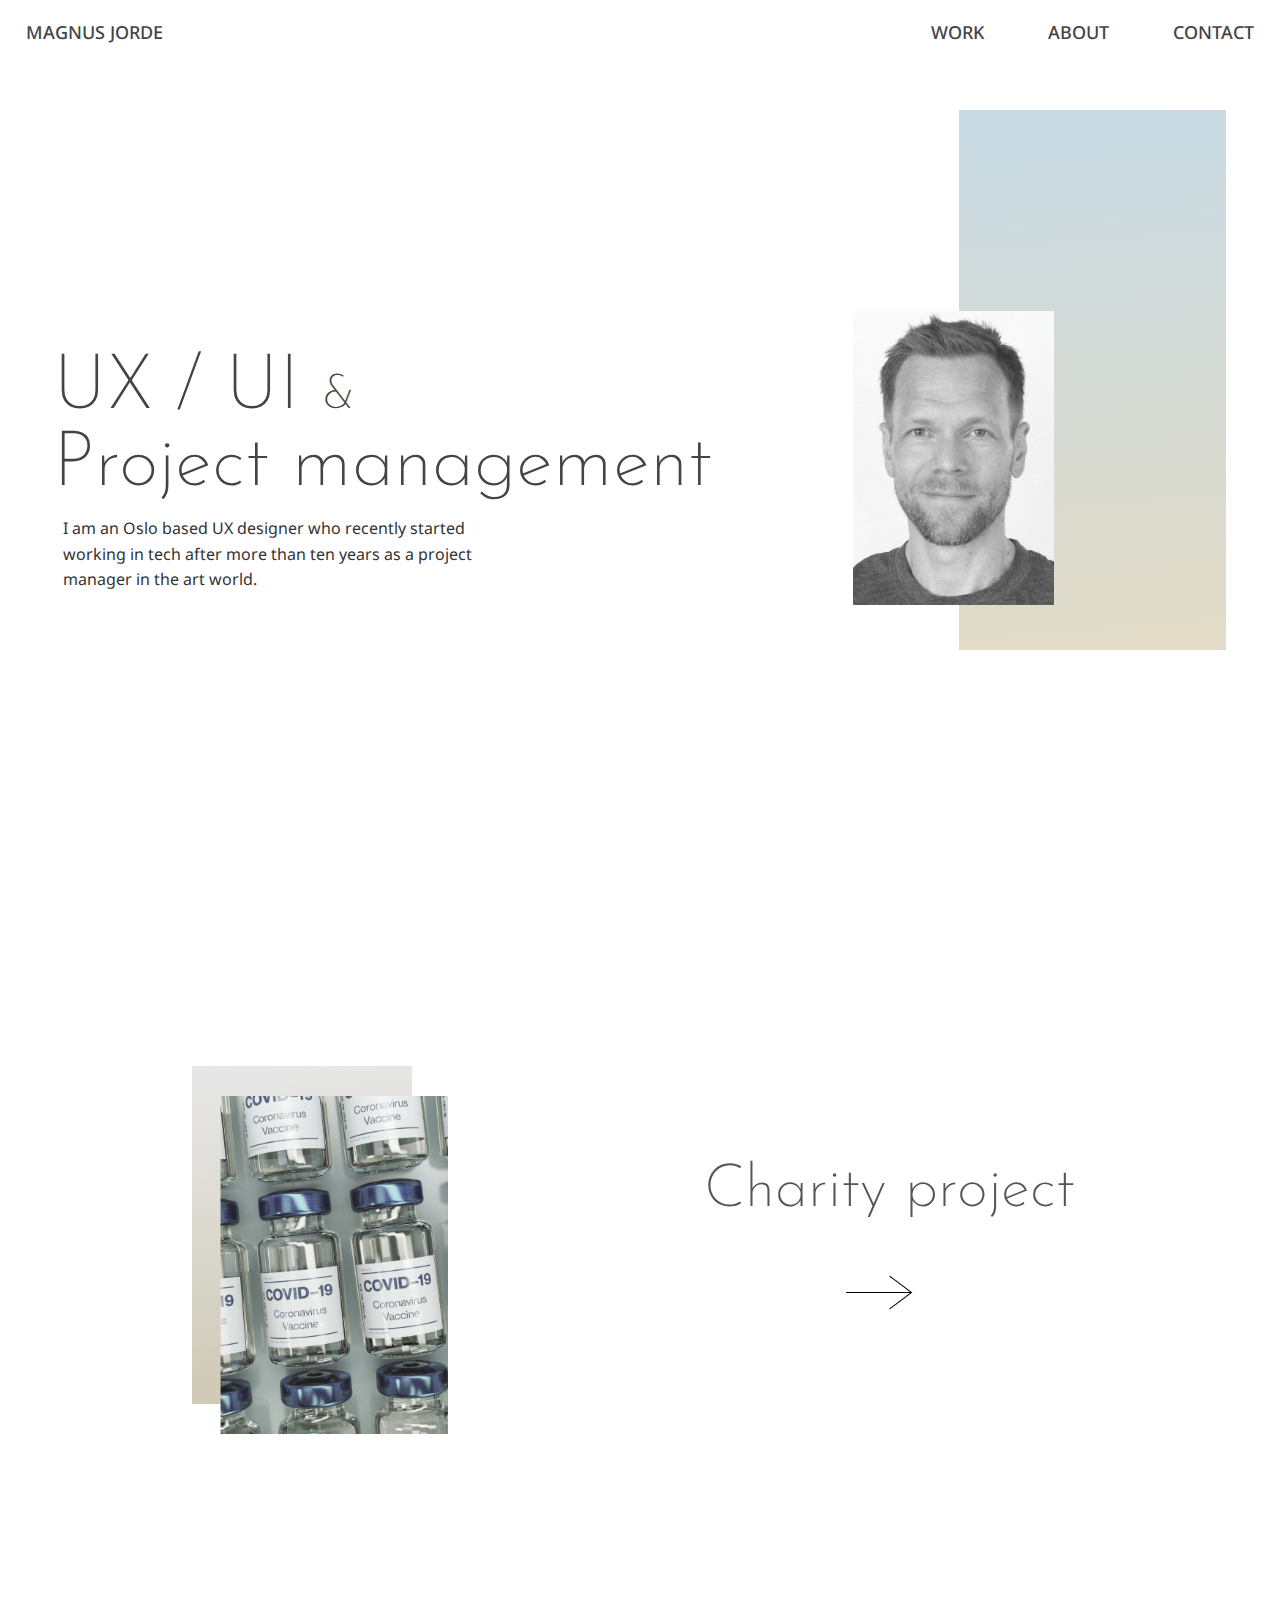
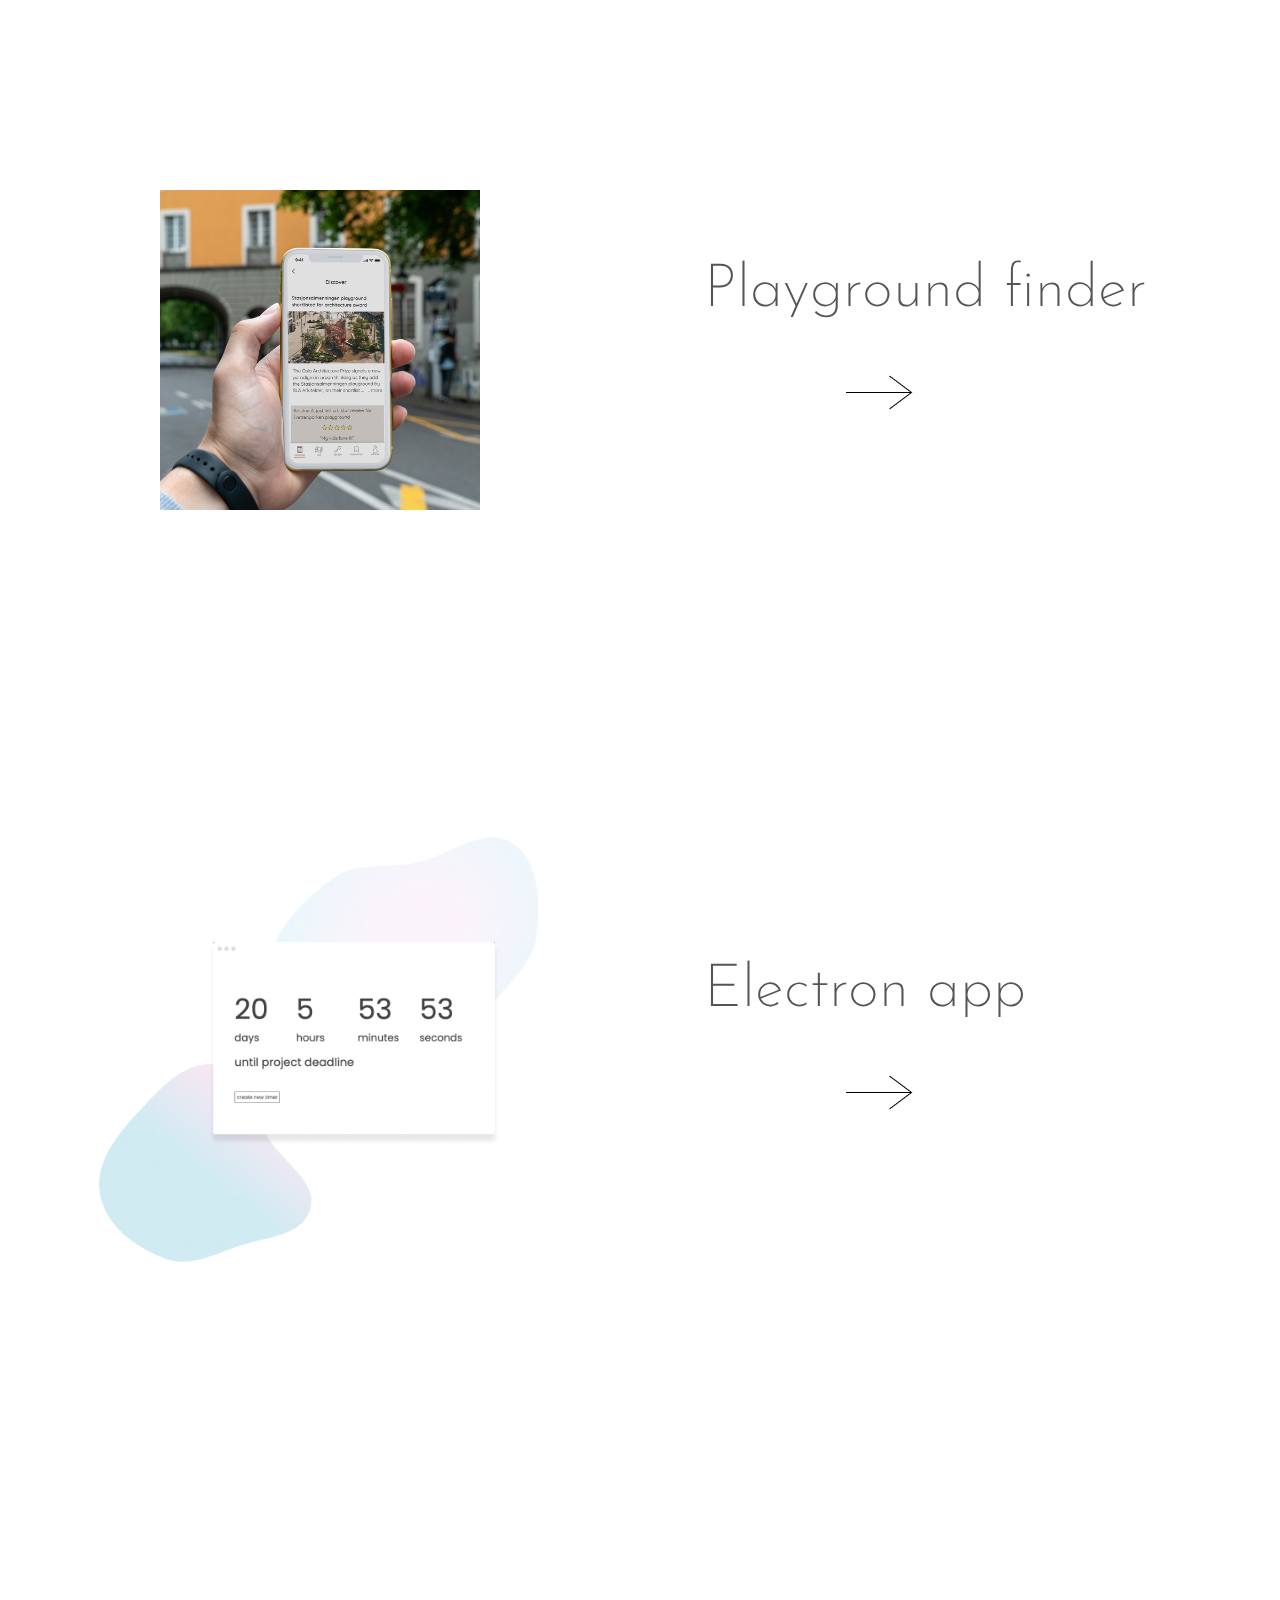
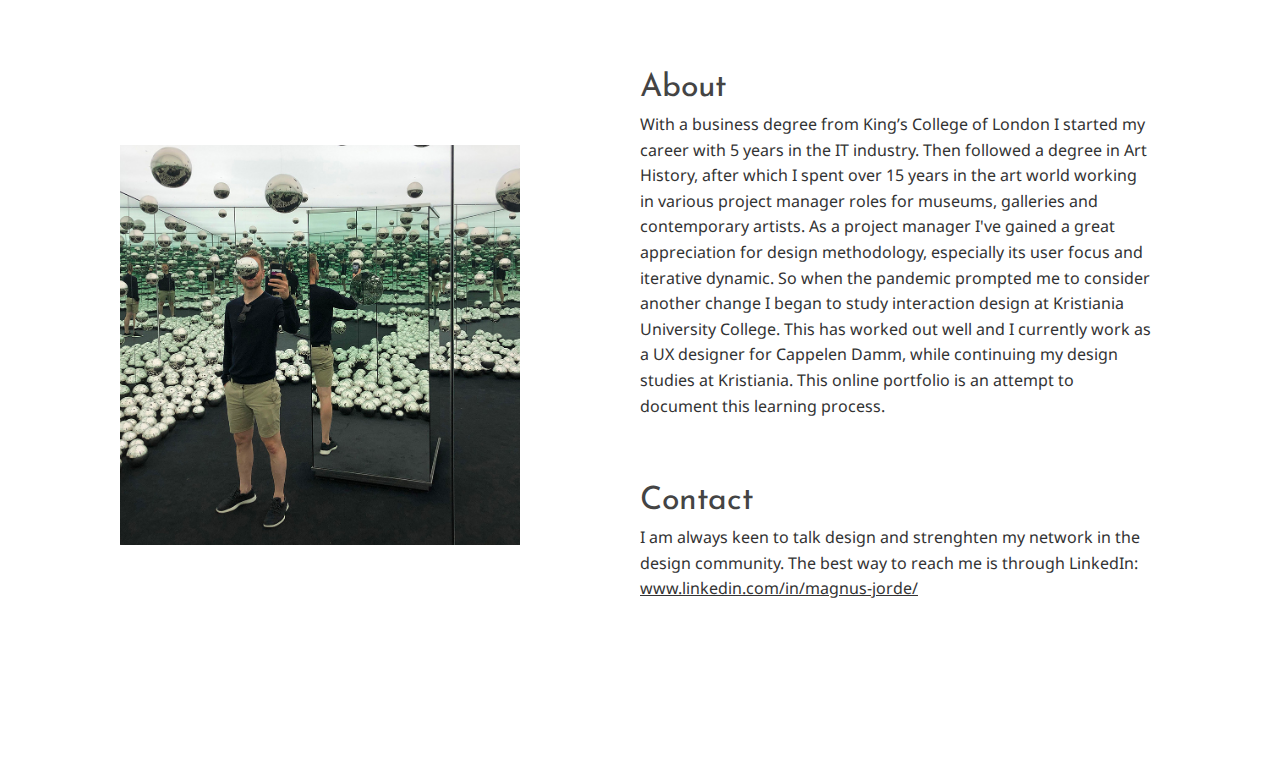
<file: index.html>
<!DOCTYPE html>
<html lang="en">

<head>
    <meta charset="UTF-8">
    <meta http-equiv="X-UA-Compatible" content="IE=edge">
    <meta name="viewport" content="width=device-width, initial-scale=1.0">
    <title>Portfolio 🚀 Magnus Jorde</title>

    <link rel="shortcut icon" href="assets/index__favicon__circle-dot.svg" type="image/x-icon">

    <!-- CSS -->
    <link rel="stylesheet" href="css/global-style.css">
    <link rel="stylesheet" href="css/fonts.css">
    <link rel="stylesheet" href="css/keyframes.css">
    <link rel="stylesheet" href="css/index-style.css">

    <!-- Fonts -->
    <link rel="preconnect" href="https://fonts.googleapis.com">
    <link rel="preconnect" href="https://fonts.gstatic.com" crossorigin>
    <link
        href="https://fonts.googleapis.com/css2?family=Noto+Sans:ital,wght@0,100;0,200;0,300;0,400;0,500;0,600;0,700;0,800;0,900;1,100;1,200;1,300;1,400;1,500;1,600;1,700;1,800;1,900&display=swap"
        rel="stylesheet">

    <link rel="preconnect" href="https://fonts.googleapis.com">
    <link rel="preconnect" href="https://fonts.gstatic.com" crossorigin>
    <link
        href="https://fonts.googleapis.com/css2?family=Josefin+Sans:ital,wght@0,100;0,200;0,300;0,400;0,500;0,600;0,700;1,100;1,200;1,300;1,400;1,500;1,600;1,700&family=Noto+Sans:ital,wght@0,100;0,200;0,300;0,400;0,500;0,600;0,700;0,800;0,900;1,100;1,200;1,300;1,400;1,500;1,600;1,700;1,800;1,900&display=swap"
        rel="stylesheet">


    <!-- Open Graph -->
    <!-- <meta property="og:url" content="https://www.magnusjorde.xyz/index.html"> -->
    <meta property="og:type" content="website">
    <meta property="og:description" content="Online UX Portfolio">
    <meta property="og:site_name" content="Magnus Jorde | An online portfolio with some of my UX projects">
    <!-- <meta property="og:image" content=""> -->
    <meta property="og:image:type" content="image/jpeg">
    <meta property="og:image:width" content="400">
    <meta property="og:image:height" content="800">


    <!-- Hotjar  -->
    <!-- Hotjar Tracking Code for https://www.magnusjorde.xyz/ -->
    <script>
        (function (h, o, t, j, a, r) {
            h.hj = h.hj || function () {
                (h.hj.q = h.hj.q || []).push(arguments)
            };
            h._hjSettings = {
                hjid: 2937936,
                hjsv: 6
            };
            a = o.getElementsByTagName('head')[0];
            r = o.createElement('script');
            r.async = 1;
            r.src = t + h._hjSettings.hjid + j + h._hjSettings.hjsv;
            a.appendChild(r);
        })(window, document, 'https://static.hotjar.com/c/hotjar-', '.js?sv=');
    </script>


    <!-- Google Analytics -->
    <!-- Global site tag (gtag.js) - Google Analytics -->
    <script async src="https://www.googletagmanager.com/gtag/js?id=G-G78CHMCFGN"></script>
    <script>
        window.dataLayer = window.dataLayer || [];

        function gtag() {
            dataLayer.push(arguments);
        }
        gtag('js', new Date());

        gtag('config', 'G-G78CHMCFGN');
    </script>

</head>

<body>

    <section class="index__above-the-fold">

        <nav class="index__nav-wrapper">
            <nav class="index__nav-left">
                <h4>
                    MAGNUS JORDE
                </h4>
            </nav>
            <nav class="index__nav-right">
                <ul>
                    <li>
                        <a href="#work" class="js-scroll">
                            <h4>
                                WORK
                            </h4>
                        </a>
                    </li>
                    <li>
                        <a href="#about" class="js-scroll">
                            <h4>ABOUT</h4>
                        </a>
                    </li>
                    <li>
                        <a href="#about" class="js-scroll">
                            <h4>CONTACT</h4>
                        </a>
                    </li>
                </ul>
            </nav>
        </nav>

        <div class="index__above-the-fold__mobile-view">

            <div class="index__above-the-fold__image-wrapper__mobile">

                <div class="index__above-the-fold__image-wrapper__mobile__photo">
                    <img src="./assets/index__mug.jpg" alt="portrait photo">
                </div>


                <div class="index__above-the-fold__image-wrapper__mobile__background">

                </div>
            </div>

            <div class="index__above-the-fold__text-wrapper">

                <h1>
                    UX / UI <span>&</span><br>
                    <!-- Front End <br> -->
                    Project management
                </h1>

                <div class="global__lead">
                    <p>
                        I am an Oslo based UX designer who recently started working in tech after more than ten years as
                        a
                        project manager in the art world.
                    </p>

                </div>

            </div>

        </div>


        <div class="index__above-the-fold__tablet-view">

            <div class="index__above-the-fold__image-wrapper__tablet">

                <div class="index__above-the-fold__image-wrapper__tablet__photo">
                    <img src="./assets/index__mug.jpg" alt="portrait photo">
                </div>


                <div class="index__above-the-fold__image-wrapper__tablet__background">

                </div>
            </div>

            <div class="index__above-the-fold__text-wrapper">

                <h1>
                    UX / UI <span>&</span><br>
                    <!-- Front End <br> -->
                    Project management
                </h1>

                <div class="global__lead">
                    <p>
                        I am an Oslo based UX designer who recently started working in tech after more than ten years as
                        a
                        project manager in the art world.
                    </p>

                </div>

            </div>

        </div>


        <div class="index__above-the-fold__desktop-view">

            <div class="index__above-the-fold__text-wrapper">

                <h1>
                    UX / UI <span>&</span><br>
                    <!-- Front End <br> -->
                    Project management
                </h1>
            </div>


            <div class="index__above-the-fold__text-wrapper__lead global__lead">
                <p>
                    I am an Oslo based UX designer who recently started working in tech after more than ten years as a
                    project manager in the art world.
                </p>

            </div>


            <div class="index__above-the-fold__image-wrapper__desktop">
                <img src="./assets/index__mug.jpg" alt="portrait photo">
            </div>

            <div class="index__above-the-fold__background-image__desktop">

            </div>

        </div> <!-- desktop-view -->

    </section> <!-- above-the-fold -->


    <section class="index__work__charity" id="work">

        <a href="charity.html">
            <div class="index__work__card">

                <div class="index__work__text-wrapper">

                    <h3>
                        Charity project
                    </h3>

                    <div class="index__work__arrow-wrapper">
                        <img src="./assets/global__right-arrow.png" alt="link to subpage">
                    </div>
                </div>


                <div class="index__work__image-wrapper">
                    <img src="./assets/index__charity.png" alt="vials containing vaccines">
                </div>

            </div>
        </a>

    </section> <!-- charity -->


    <section class="index__work__playground">

        <a href="playground.html">
            <div class="index__work__card">


                <div class="index__work__text-wrapper">

                    <h3>
                        Playground finder
                    </h3>

                    <div class="index__work__arrow-wrapper">
                        <img src="./assets/global__right-arrow.png" alt="link to subpage">
                    </div>

                </div>

                <div class="index__work__image-wrapper">
                    <img src="./assets/index__playground-yellow.jpg" alt="a hand holding a phone">
                </div>

            </div>
        </a>

    </section> <!-- playground -->


    <section class="index__work__electron">

        <a href="electron.html">

            <div class="index__work__card">

                <div class="index__work__text-wrapper">
                    <h3>
                        Electron app
                    </h3>

                    <div class="index__work__arrow-wrapper">
                        <img src="./assets/global__right-arrow.png" alt="link to subpage">
                    </div>
                </div>


                <div class="index__work__image-wrapper">
                    <img src="./assets/index__electron.jpg" alt="a screenshot of an electron app">
                </div>

            </div>
        </a>

    </section> <!-- electron -->

    <section class="index__about" id="about">

        <div class="index__about__card" id="contact">

            <div class="index__about__text-wrapper">
                <div class="index__about__paragraph-about">
                    <h2>
                        About
                    </h2>

                    <p>
                        With a business degree from King’s College of London I started my career with 5 years in the IT
                        industry. Then followed a degree in Art History, after which I spent over 15 years in the art
                        world working in various project manager roles for museums, galleries and contemporary artists.
                        As a project manager I've gained a great appreciation for design methodology, especially its
                        user focus and iterative dynamic. So when the pandemic prompted me to consider another change I
                        began to study interaction design at Kristiania University College. This has worked out well and
                        I currently work as a UX designer for Cappelen Damm, while continuing my design studies at
                        Kristiania. This online portfolio is an attempt to document this learning process.
                    </p>
                </div>

                
                <div class="index__about__paragraph-contact">
                    <h2>
                        Contact
                    </h2>

                    <p>
                        I am always keen to talk design and strenghten my network in the design community. The best way
                        to reach me is through LinkedIn:
                        <br>
                        <a href="https://www.linkedin.com/in/magnus-jorde/">
                            www.linkedin.com/in/magnus-jorde/
                        </a>
                    </p>
                </div>

            </div>

            <div class="index__about__image-wrapper">
                <img src="./assets/index__kusama.jpg" alt="art installation with person in the middle">
            </div>



        </div>

    </section>


    <!-- Scripts -->
    <script src="js/scroll.js" type="text/javascript"></script>
    <script src="js/intersectionObserver.js" type="text/javascript"></script>

</body>

</html>
</file>
<file: css/global-style.css>
/* ============== GLOBAL ==============*/
/* ==============   🌍   ==============*/
/* ============== GLOBAL ==============*/

* {
    box-sizing: border-box;
}


:root {
    font-size: 16px;
    --headline: ;
    --body: #333;
    --h1: #444;
    --h2: #444;
    --h3: #555;
    --h4: #444;
    --quote: #000;

    --charity__background-color: linear-gradient(174.68deg, #E7E7E7 4.94%, rgba(207, 201, 181, 0.97) 84.53%);
    --playground__background-color: linear-gradient(159.4deg, #F9DF86 13.66%, #FFD335 88.35%);
    --index__background-color: linear-gradient(175.15deg, #C8DAE4 2.29%, rgba(224, 218, 198, 0.97) 95.7%);

    --margin-left-phone: 6vw;
    --margin-right-phone: 6vw;

    --margin-left-tablet: 6vw;
    --margin-right-tablet: 6vw;

    --max-width-paragraph: 560px;
}

body {
    max-width: 1400px;
    margin-left: auto;
    margin-right: auto;
    padding: 0;
}


a {
    text-decoration: none;
    color: var(--body);
    margin: 0;
    padding: 0;
    border: 0;
}


ul {
    padding: 0 0 0 10px;
    margin-top: -12px;
    /* list-style: none; */
    color: var(--body);
}

li {
    margin-bottom: 4px;
    padding: 0;
    border: 0;
    list-style: none;
    color: var(--body);
}


/* ==============   🌍   =============*/
/* ============ BACK ARROW ==========*/



/*--- 📱 ---*/
@media screen and (max-width: 599px) {

    .global__above-the-fold__back-to-first {
        /* background-color: aquamarine; */
        position: absolute;
    }

    .global__above-the-fold__back-to-first img {
        padding-left: 10px;
        margin-top: 20px;
        height: 40px;
        width: auto;
    }
}


/*--- 📜 ---*/
@media only screen and (min-width: 600px) and (max-width: 999px) {}



/*--- 💻 ---*/
@media only screen and (min-width: 1099px) {

    .global__above-the-fold__back-to-first {
        position: absolute;
    }

    .global__above-the-fold__back-to-first img {
        padding: 20px;
    }
}






/* ========== */

/*--- 📱 ---*/
@media screen and (max-width: 699px) {}


/*--- 📜 ---*/
@media only screen and (min-width: 700px) and (max-width: 1099px) {}


/*--- 💻 ---*/
@media only screen and (min-width: 1100px) {}
</file>
<file: css/fonts.css>
/* FONT FACE */



/* FONTS */


html {
font-family: 'Josefin Sans', sans-serif;
font-family: 'Noto Sans', sans-serif;
}


p {
    color: var(--body);
    line-height: 1.6;
}

/* Size of H1 differs from page to page */

h1 {
    font-family: 'Josefin Sans', sans-serif;
    color: var(--h1);
    margin: 0;
    padding: 0;
    border: 0;
}


h2 {
    font-family: 'Josefin Sans', sans-serif;
    color: var(--h2);
    font-weight: 400;
    font-size: 32px;
    margin: 0;
    padding: 0;
    border: 0;
}


h3 {
    font-family: 'Josefin Sans', sans-serif;
    color: var(--h3);
    font-weight: 500;
    font-size: 28px;
    margin: 0;
    padding-bottom: 24px;
    border: 0;
}



h4 {
    font-family: 'Josefin Sans', sans-serif;
    color: var(--h4);
    font-weight: 400;
    font-size: 22px;
    margin: 0;
    padding: 0;
    border: 0;
}

strong {
    font-weight: 700;
}

blockquote {
    font-family: 'Josefin Sans', sans-serif;
    color: var(--quote);
    font-weight: 100;
    font-size: 34px;
    line-height: 40px;
    max-width: 520px;
}

.global__lead {
    font-family: 'Noto Sans', sans-serif;
    font-size: 24;
    line-height: 28px;
}

.index__nav-wrapper h4 {
    /* background-color: yellow; */
        font-family: 'Noto Sans', sans-serif;
        font-size: 18px;
        font-weight: 500;
    }

.index__about a {
    text-decoration: underline;
}



/*--- 📱 ---*/
@media screen and (max-width: 699px) {

    h2 {
        font-weight: 400;
        font-size: 28px;
    }

    blockquote {
        font-weight: 200;
        font-size: 26px;
        line-height: 30px;
        /* max-width: 560px; */
    }
}
</file>
<file: css/keyframes.css>
/* BLOCKQUOTES */

.animation-quote{
    opacity: 0;
}


@keyframes animation-quote{
    from {
        /* transform: translateY(-3vw); */
        opacity: 0.2;
    }

    to  {
        /* transform: translateY(0); */
        opacity: 1;
    }
}
</file>
<file: css/index-style.css>
/* =============== INDEX =============*/
/* ==============   🚀    ==============*/




/* ==============  🚀  ==============*/
/* ========= ABOVE THE FOLD  =========*/


/*--- 📱 ---*/
@media screen and (max-width: 699px) {

    .index__above-the-fold {
        height: 100vh;
        /* width: 100%; */
    }

    .index__nav-wrapper {
        /* background-color: pink; */
        margin-left: 3px;
        margin-right: var(--margin-right-phone);
        display: flex;
        flex-direction: row;
        height: 10vh;
        /* width: 100%; */
        justify-content: space-between;
    }

    .index__nav-left {
        /* background-color: aquamarine; */
        width: 50%;
        margin-left: 6px;
        justify-content: center;
    }

    .index__nav-right {
        /* background-color: chartreuse; */
        width: 50%;
        display: flex;
        justify-content: flex-end;
        /* margin-rght: 10px; */
    }

    .index__nav-right ul {
        display: flex;
        flex-direction: column;
        list-style-type: none;
        padding: 0;
        margin: 0;
    }

    .index__nav-right ul li {
        /* background-color: yellow; */
        display: flex;
        justify-content: flex-end;

        margin-bottom: -1px;
    }

    /* 00000000000000000 */

    .index__above-the-fold__desktop-view {
        display: none;
    }

    .index__above-the-fold__tablet-view {
        display: none;
    }

    .index__above-the-fold__mobile-view {
        /* background-color: blanchedalmond; */
        height: 90vh;
    }

    .index__above-the-fold__image-wrapper__mobile {
        /* background-color: lavenderblush; */
        display: grid;
        grid-template-columns: repeat(12, 8.33%);
        grid-template-rows: repeat(4, 1fr);
        height: 40vh;
        margin-top: 30px;
    }

    .index__above-the-fold__image-wrapper__mobile__photo {
        /* background-color: indianred; */
        grid-column: 1 / 13;
        grid-row: 1 / 5;
        z-index: 2;
        display: flex;
        align-items: center;
        justify-content: center;
    }

    .index__above-the-fold__image-wrapper__mobile__photo img {
        width: 40%;
        max-width: 200px;
        height: auto;
        object-fit: contain;
    }

    .index__above-the-fold__image-wrapper__mobile__background {
        /* background-color: aquamarine; */
        background-image: var(--index__background-color);
        border: 4vw solid #fff;
        grid-column: 7 / 13;
        grid-row: 1 / 5;
        z-index: 1;
    }

    .index__above-the-fold__text-wrapper {
        /* background-color: aqua; */
        padding-top: 40px;
        margin-bottom: 9vw;
        height: 30%;
        margin-left: var(--margin-left-phone);
        margin-right: var(--margin-right-phone);
    }

    .index__above-the-fold__text-wrapper h1 {
        /* background-color: lightgreen; */
        font-size: 10.2vw;
        font-weight: 200;
        z-index: 2;
        width: 100%;
        /* text-align: center; */
    }

    .index__above-the-fold__text-wrapper p {
        padding-top: 10px;
    }

}



/*--- 📜 ---*/
@media only screen and (min-width: 700px) and (max-width: 1099px) {

    .index__above-the-fold {
        height: 100vh;
        /* width: 100%; */
        margin-bottom: 200px;
    }

    .index__nav-wrapper {
        /* background-color: pink; */
        display: flex;
        flex-direction: row;
        height: 10vh;
        /* width: 100%; */
        justify-content: space-between;
        margin-top: 3vw;
        margin-left: 3vw;
        margin-right: 3vw;
    }

    .index__nav-left {
        /* background-color: aquamarine; */
        width: 50%;
        margin-left: 6px;
        justify-content: center;
    }

    .index__nav-right {
        /* background-color: chartreuse; */
        width: 50%;
        display: flex;
        justify-content: flex-end;
        /* margin-rght: 10px; */
    }

    .index__nav-right ul {
        display: flex;
        flex-direction: column;
        list-style-type: none;
        padding: 0;
        margin: 0;
    }

    .index__nav-right ul li {
        /* background-color: yellow; */
        display: flex;
        justify-content: flex-end;
        /* margin-top: -6px; */
        /* margin-bottom: -20px; */
    }

    /* 00000000000000000 */

    .index__above-the-fold__mobile-view {
        display: none;
    }


    .index__above-the-fold__desktop-view {
        display: none;
    }



    .index__above-the-fold__tablet-view {
        /* background-color: wheat; */
        height: 90vh;
    }

    .index__above-the-fold__image-wrapper__tablet {
        /* background-color: lavenderblush; */
        display: grid;
        grid-template-columns: repeat(12, 8.33%);
        grid-template-rows: repeat(4, 1fr);
        height: 50vh;
        margin-top: 40px;
    }

    .index__above-the-fold__image-wrapper__tablet__photo {
        /* background-color: indianred; */
        grid-column: 4 / 13;
        grid-row: 1 / 5;
        transform: translateY(5%);
        z-index: 2;
        display: flex;
        align-items: center;
        justify-content: center;
    }

    .index__above-the-fold__image-wrapper__tablet__photo img {
        width: 40%;
        max-width: 220px;
        height: auto;
        object-fit: contain;
    }

    .index__above-the-fold__image-wrapper__tablet__background {
        /* background-color: aquamarine; */
        background-image: var(--index__background-color);
        border: 4vw solid #fff;
        grid-column: 8 / 13;
        grid-row: 1 / 5;
        z-index: 1;
    }

    .index__above-the-fold__text-wrapper {
        /* background-color: aqua; */
        padding-top: 40px;
        margin-bottom: 9vw;
        height: 30%;
        margin-left: var(--margin-left-phone);
        margin-right: var(--margin-right-phone);
    }

    .index__above-the-fold__text-wrapper h1 {
        /* background-color: lightgreen; */
        font-size: 10vw;
        font-weight: 200;
        z-index: 2;
        width: 100%;
        /* text-align: center; */
    }

    .index__above-the-fold__text-wrapper span {
        /* background-color: lightgreen; */
        font-size: 5vw;
    }

    .index__above-the-fold__text-wrapper p {
        padding-top: 20px;
        max-width: 500px;
        padding-left: 4%;
    }

}


/*--- 💻 ---*/
@media only screen and (min-width: 1100px) {

    .index__above-the-fold {
        /* background-color: lightcoral; */
        min-height: 700px;
        height: 80vh;
        max-height: 900px;
        padding-bottom: 120px;
    }

    .index__nav-wrapper {
        display: flex;
        flex-direction: row;
        height: 10vh;
        margin-top: 20px;
    }

    .index__nav-left {
        /* background-color: aquamarine; */
        width: 30%;
        margin-left: 2vw;
        margin-right: 3vw;
        justify-content: center;

    }

    .index__nav-right {
        /* background-color: chartreuse; */
        width: 70%;

    }

    .index__nav-right ul {
        display: flex;
        flex-direction: row;
        justify-content: flex-end;
        list-style-type: none;
        padding: 0;
        margin: 0;
    }

    .index__nav-right ul li {
        margin-left: 3vw;
        margin-right: 2vw;
    }

    /* 00000000000000000 */

    .index__above-the-fold__mobile-view {
        display: none;
    }

    .index__above-the-fold__tablet-view {
        display: none;
    }

    h1 {
        font-size: 90px;
        font-weight: 100;
    }

    h1 span {
        font-size: 60px;
    }

    .index__above-the-fold__desktop-view {
        /* background-color: yellow; */
        height: 100%;
        display: grid;
        grid-template-columns: repeat(12, 8.33%);
        grid-template-rows: repeat(10, 1fr);
    }

    .index__above-the-fold__text-wrapper {
        /* background-color: pink; */
        grid-column: 2 / 9;
        grid-row: 5 / 7;
        transform: translateX(-4.175vw);
        /* transform: translateY(-10%); */
        z-index: 2;
    }

    .index__above-the-fold__text-wrapper__lead {
        grid-column: 2 / 7;
        grid-row: 7 / 10;
        transform: translateX(-4.175vw);
        margin-top: 60px;
        padding: 10px;
    }


    .index__above-the-fold .global__lead {
        /* background-color: aquamarine; */
        max-width: 440px;
    }

    .index__above-the-fold__image-wrapper__desktop {
        grid-column: 9 / 13;
        grid-row: 4 / 11;
        z-index: 2;
        transform: translateY(5%);
    }


    .index__above-the-fold__image-wrapper__desktop img {
        height: 70%;
        width: auto;
        z-index: 2;
        /* filter: drop-shadow(0px 8px 6px rgba(0, 0, 0, 0.25)); */
    }

    .index__above-the-fold__background-image__desktop {
        grid-column: 10 / 13;
        grid-row: 1 / 10;
        margin-right: 4.175vw;
        background-image: var(--index__background-color);
        z-index: 1;
        object-fit: cover;
        background-repeat: none;
    }

    /*--- 💻💻 ---*/
    @media only screen and (min-width: 1100px) and (max-width: 1300px) {

        .index__above-the-fold__text-wrapper h1 {
            /* background-color: lightgreen; */
            font-size: 6vw;
            font-weight: 200;
        }

        .index__above-the-fold__text-wrapper h1 span {
            font-size: 3.6vw;
        }


        .index__above-the-fold__text-wrapper__lead {

            grid-row: 6 / 10;
            margin-top: 80px;
        }

    }

}






/* ==============  🚀  ==============*/
/* ========== WORK CHARITY ==========*/

/*--- 📱 ---*/
@media screen and (max-width: 699px) {


    .index__work__card {
        /* background-color: lightpink; */
        /* height: 60vh; */
        min-height: 400px;
        max-height: 500px;
        margin-top: 60px;
        margin-bottom: 100px;
        display: flex;
        flex-direction: column;
        /* justify-content: center; */
        margin-left: var(--margin-left-phone);
        margin-right: var(--margin-right-phone);
    }

    .index__work__text-wrapper {
        /* background-color: lightgreen; */
        display: flex;
        flex-direction: row;
    }

    .index__work__text-wrapper h3 {
        /* background-color: cornsilk; */
        font-size: 9vw;
        font-weight: 300;
        width: 80%;
        height: 100%;
        display: flex;
        padding: 0%;
        align-items: center;
    }

    .index__work__arrow-wrapper {
        /* background-color: pink; */
        width: 20%;
        display: flex;
        /* align-items: center; */
        justify-content: center;
    }

    .index__work__arrow-wrapper img {
        /* background-color: darkkhaki; */
        height: 9vw;
        max-height: 36px;
        width: auto;
    }

    .index__work__image-wrapper {
        /* background-color: yellow; */
        display: flex;
        align-items: center;
        justify-content: center;
        padding-top: 40px;
        padding-bottom: 40px;
    }

    .index__work__charity .index__work__image-wrapper img {
        width: 60%;
        height: auto;
        object-fit: contain;
    }

}


/*--- 📜 ---*/
@media only screen and (min-width: 700px) and (max-width: 1099px) {


    .index__work__card {
        /* background-color: moccasin; */
        /* height: 60vh; */
        min-height: 600px;
        max-height: 800px;
        margin-bottom: 80px;
        display: flex;
        flex-direction: row-reverse;
        justify-content: center;
    }


    .index__work__image-wrapper {
        /* background-color: darksalmon; */
        width: 50%;
        display: flex;
        align-items: center;
        justify-content: center;
    }



    .index__work__text-wrapper {
        /* background-color: lightgoldenrodyellow; */
        width: 50%;
        display: flex;
        align-items: flex-start;
        justify-content: center;
        flex-direction: column;

    }

    .index__work__text-wrapper h3 {
        font-size: 40px;
        font-weight: 200;
        padding-left: 10%;
    }

    .index__work__arrow-wrapper {
        /* background-color: pink; */
        width: 100%;
        display: flex;
        align-items: center;
        justify-content: center;
    }

    .index__work__arrow-wrapper img {
        /* background-color: darkkhaki; */
        padding: 30px;
        padding-right: 30%;
        /* align-self: center; */
    }

    .index__work__charity .index__work__image-wrapper img {
        width: 60%;
    }

}


/*--- 💻 ---*/
@media only screen and (min-width: 1100px) {


    .index__work__charity .index__work__card {
        /* background-color: lightpink; */
        height: 60vh;
        min-height: 700px;
        max-height: 800px;
        margin-top: 160px;
        display: flex;
        flex-direction: row-reverse;
        justify-content: center;
    }

    .index__work__image-wrapper {
        /* background-color: darksalmon; */
        width: 50%;
        display: flex;
        align-items: center;
        justify-content: center;
    }


    .index__work__text-wrapper {
        /* background-color: lightgoldenrodyellow; */
        width: 50%;
        display: flex;
        align-items: flex-start;
        justify-content: center;
        flex-direction: column;

    }

    .index__work__text-wrapper h3 {
        font-size: 60px;
        font-weight: 200;
        padding-left: 10%;
    }

    .index__work__arrow-wrapper {
        /* background-color: pink; */
        width: 100%;
        display: flex;
        align-items: center;
        justify-content: center;
    }

    .index__work__arrow-wrapper img {
        /* background-color: darkkhaki; */
        padding: 30px;
        padding-right: 30%;
        /* align-self: center; */
    }

    .index__work__charity .index__work__image-wrapper img {
        width: 40%;
    }
}




/* ==============  🚀  ==============*/
/* ========= WORK PLAYGROUND ========*/

/*--- 📱 ---*/
@media screen and (max-width: 699px) {

    .index__work__playground .index__work__image-wrapper img {
        width: 90%;
        height: auto;
        object-fit: contain;
    }


}


/*--- 📜 ---*/
@media only screen and (min-width: 700px) and (max-width: 1099px) {}

.index__work__playground .index__work__image-wrapper img {
    width: 70%;
    height: auto;
    object-fit: contain;
}

/*--- 💻 ---*/
@media only screen and (min-width: 1100px) {

    .index__work__playground .index__work__card {
        /* background-color: mintcream; */
        height: 60vh;
        min-height: 700px;
        max-height: 800px;
        /* margin-top: 160px; */
        display: flex;
        flex-direction: row-reverse;
        justify-content: center;
    }

    .index__work__playground .index__work__image-wrapper img {
        width: 50%;
        height: auto;
        max-width: 500px;
    }
}



/* ==============  🚀  ==============*/
/* =========== WORK ELECTRON ========*/

/*--- 📱 ---*/
@media screen and (max-width: 699px) {

    .index__work__electron .index__work__image-wrapper img {
        width: 90%;
        height: auto;
        object-fit: contain;
    }
}


/*--- 📜 ---*/
@media only screen and (min-width: 700px) and (max-width: 1099px) {}

.index__work__electron .index__work__image-wrapper img {
    width: 90%;
    height: auto;
    object-fit: contain;
}


/*--- 💻 ---*/
@media only screen and (min-width: 1100px) {

    .index__work__electron .index__work__card {
        /* background-color: lightyellow; */
        height: 60vh;
        min-height: 700px;
        max-height: 800px;
        /* margin-top: 160px; */
        display: flex;
        flex-direction: row-reverse;
        justify-content: center;
    }

    .index__work__electron .index__work__image-wrapper img {
        width: 70%;
    }
}





/* ==============  🚀  ==============*/
/* ============= ABOUT =============*/

/*--- 📱 ---*/
@media screen and (max-width: 699px) {

    .index__about h2 {
        margin-bottom: -12px;
    }

    .index__about {
        margin-left: var(--margin-left-phone);
        margin-right: var(--margin-right-phone);
    }

    .index__about__paragraph-about {
        margin-bottom: 50px;
    }

    .index__about__image-wrapper {
        display: flex;
        align-items: center;
        justify-content: center;
        padding-top: 40px;
    }


    .index__about__image-wrapper img {
        width: 60%;
        height: auto;
        object-fit: contain;
        margin-bottom: 100px;
    }

}


/*--- 📜 ---*/
@media only screen and (min-width: 700px) and (max-width: 1099px) {

    .index__about h2 {
        margin-bottom: -8px;
    }

    .index__about {
        /* background-color: lightcoral; */
        min-height: 700px;
        height: 90vh;
        max-height: 1000px;
        display: flex;
        align-items: center;
        margin-top: 140px;
    }

    .index__about__card {
        /* background-color: lightblue; */
        width: 100%;
        display: flex;
        flex-direction: column;
        align-items: center;
        justify-content: center;
    }

    .index__about__text-wrapper {
        /* background-color: bisque; */
        /* width: 100%; */
        max-width: 520px;
        /* height: 100%; */
        display: flex;
        flex-direction: column;
        align-items: center;
        justify-content: center;
        /* padding-right: 10%; */
    }

    .index__about__image-wrapper {
        display: flex;
        align-items: center;
        justify-content: center;
        padding-top: 40px;
        padding-bottom: 160px;
    }


    .index__about__image-wrapper img {
        width: 60%;
        max-width: 700px;
        height: auto;
        object-fit: contain;
    }

    .index__about__paragraph-about {
        margin-bottom: 40px;
    }

}


/*--- 💻 ---*/
@media only screen and (min-width: 1100px) {

    .index__about h2 {
        margin-bottom: -8px;
    }

    .index__about {
        /* background-color: lightcoral; */
        min-height: 700px;
        height: 90vh;
        max-height: 1000px;
        display: flex;
        align-items: center;
        margin-top: 140px;
    }

    .index__about__card {
        /* background-color: lightblue; */
        display: flex;
        flex-direction: row-reverse;
        align-items: center;
        justify-content: center;
    }

    .index__about__image-wrapper {
        /* background-color: lightpink; */
        width: 50%;
        /* height: 100%; */
        display: flex;
        align-items: center;
        justify-content: center;
    }

    .index__about__image-wrapper img {
        width: 100%;
        max-width: 400px;
        height: auto;
        max-height: 60vh;
    }

    .index__about__text-wrapper {
        /* background-color: bisque; */
        width: 50%;
        height: 100%;
        display: flex;
        flex-direction: column;
        align-items: center;
        justify-content: center;
        padding-right: 10%;
    }

    .index__about__paragraph-about {
        margin-bottom: 50px;
    }

    .index__about__paragraph-about,
    .index__about__paragraph-contact {
        /* background-color: azure; */
        display: flex;
        flex-direction: column;
        align-items: flex-start;
    }




}
</file>
